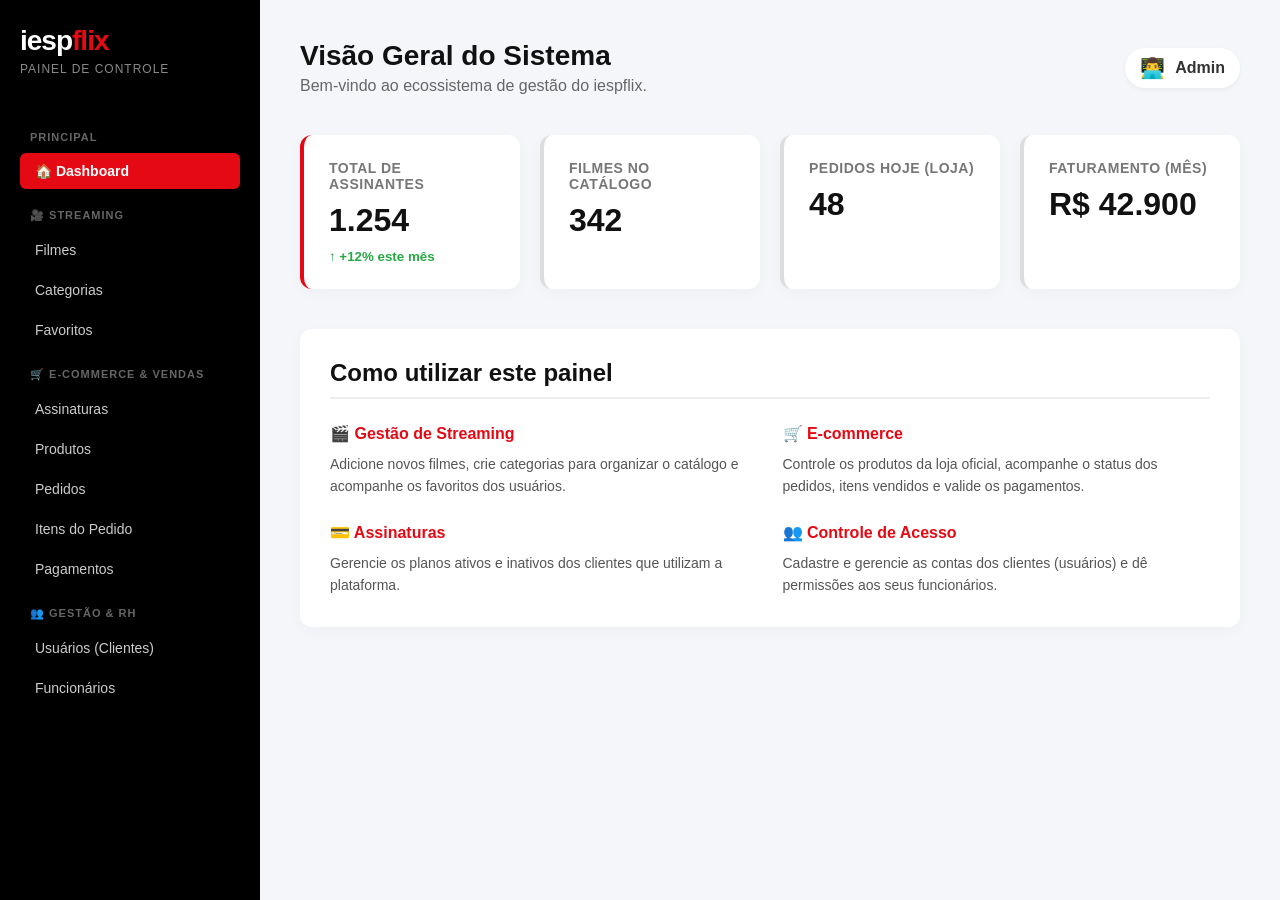
<file: src/main/resources/static/index.html>
<!DOCTYPE html>
<html lang="pt-BR">
<head>
    <meta charset="UTF-8">
    <meta name="viewport" content="width=device-width, initial-scale=1.0">
    <title>Painel Administrativo - iespflix</title>
    <link rel="stylesheet" href="css/style.css">
</head>
<body>

<div class="dashboard-container">

    <aside class="sidebar">
        <div class="logo">
            <h2>iesp<span>flix</span></h2>
            <small>Painel de Controle</small>
        </div>

        <nav class="menu">
            <p class="menu-titulo">Principal</p>
            <ul>
                <li><a href="index.html" class="active">🏠 Dashboard</a></li>
            </ul>

            <p class="menu-titulo">🎥 Streaming</p>
            <ul>
                <li><a href="filmes.html">Filmes</a></li>
                <li><a href="categorias.html">Categorias</a></li>
                <li><a href="favoritos.html">Favoritos</a></li>
            </ul>

            <p class="menu-titulo">🛒 E-commerce & Vendas</p>
            <ul>
                <li><a href="assinaturas.html">Assinaturas</a></li>
                <li><a href="produtos.html">Produtos</a></li>
                <li><a href="pedidos.html">Pedidos</a></li>
                <li><a href="item-pedido.html">Itens do Pedido</a></li>
                <li><a href="pagamentos.html">Pagamentos</a></li>
            </ul>

            <p class="menu-titulo">👥 Gestão & RH</p>
            <ul>
                <li><a href="usuarios.html">Usuários (Clientes)</a></li>
                <li><a href="funcionarios.html">Funcionários</a></li>
            </ul>
        </nav>
    </aside>

    <main class="conteudo-principal">

        <header class="topo-painel">
            <div>
                <h1>Visão Geral do Sistema</h1>
                <p class="subtitulo">Bem-vindo ao ecossistema de gestão do iespflix.</p>
            </div>
            <div class="perfil-admin">
                <span class="avatar">👨‍💻</span>
                <span>Admin</span>
            </div>
        </header>

        <section class="cards-resumo">
            <div class="card destaque">
                <h3>Total de Assinantes</h3>
                <p class="numero">1.254</p>
                <small>↑ +12% este mês</small>
            </div>
            <div class="card">
                <h3>Filmes no Catálogo</h3>
                <p class="numero">342</p>
            </div>
            <div class="card">
                <h3>Pedidos Hoje (Loja)</h3>
                <p class="numero">48</p>
            </div>
            <div class="card">
                <h3>Faturamento (Mês)</h3>
                <p class="numero">R$ 42.900</p>
            </div>
        </section>

        <section class="painel-instrucoes">
            <h2>Como utilizar este painel</h2>
            <div class="instrucoes-grid">
                <div class="instrucao-item">
                    <h4>🎬 Gestão de Streaming</h4>
                    <p>Adicione novos filmes, crie categorias para organizar o catálogo e acompanhe os favoritos dos usuários.</p>
                </div>
                <div class="instrucao-item">
                    <h4>🛒 E-commerce</h4>
                    <p>Controle os produtos da loja oficial, acompanhe o status dos pedidos, itens vendidos e valide os pagamentos.</p>
                </div>
                <div class="instrucao-item">
                    <h4>💳 Assinaturas</h4>
                    <p>Gerencie os planos ativos e inativos dos clientes que utilizam a plataforma.</p>
                </div>
                <div class="instrucao-item">
                    <h4>👥 Controle de Acesso</h4>
                    <p>Cadastre e gerencie as contas dos clientes (usuários) e dê permissões aos seus funcionários.</p>
                </div>
            </div>
        </section>

    </main>
</div>

</body>
</html>
</file>
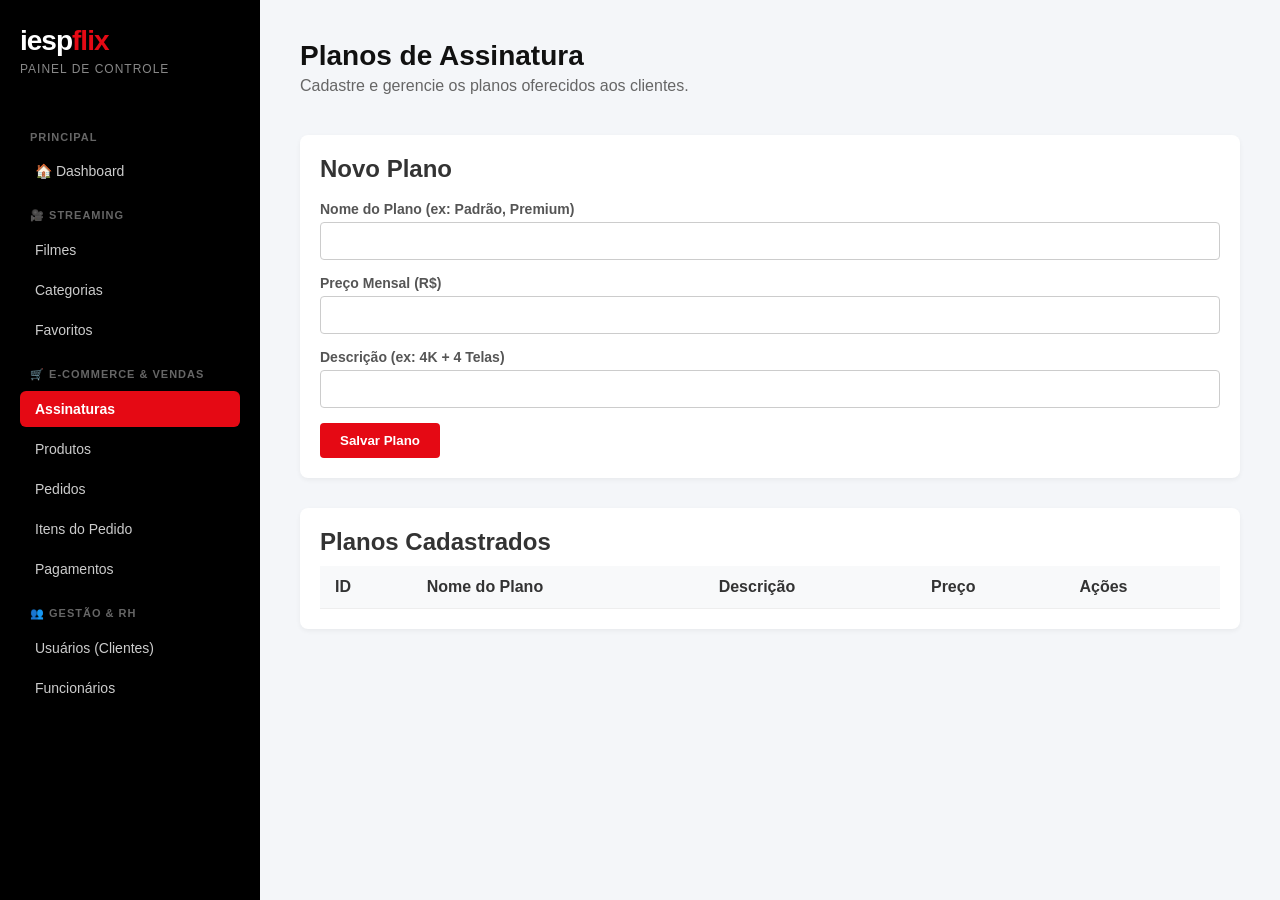
<file: src/main/resources/static/assinaturas.html>
<!DOCTYPE html>
<html lang="pt-BR">
<head>
    <meta charset="UTF-8">
    <meta name="viewport" content="width=device-width, initial-scale=1.0">
    <title>Gerenciar Assinaturas - iespflix</title>
    <link rel="stylesheet" href="css/style.css">
    <style>
        /* Estilos específicos para formulários e tabelas */
        .card-form { background: #fff; padding: 20px; border-radius: 8px; margin-bottom: 30px; box-shadow: 0 2px 5px rgba(0,0,0,0.05); }
        .form-group { margin-bottom: 15px; }
        .form-group label { display: block; margin-bottom: 5px; font-weight: 600; font-size: 14px; color: #555; }
        .form-group input { width: 100%; padding: 10px; border: 1px solid #ccc; border-radius: 4px; font-size: 14px; }
        .btn-salvar { background: #E50914; color: #fff; border: none; padding: 10px 20px; border-radius: 4px; cursor: pointer; font-weight: bold; }
        .btn-salvar:hover { background: #b20710; }

        .tabela-container { background: #fff; padding: 20px; border-radius: 8px; box-shadow: 0 2px 5px rgba(0,0,0,0.05); overflow-x: auto; }
        table { width: 100%; border-collapse: collapse; margin-top: 10px; }
        th, td { padding: 12px 15px; text-align: left; border-bottom: 1px solid #eee; }
        th { background-color: #f8f9fa; color: #333; font-weight: 600; }
        .btn-excluir { background: #dc3545; color: #fff; border: none; padding: 6px 12px; border-radius: 4px; cursor: pointer; font-size: 12px; }
        .btn-excluir:hover { background: #c82333; }
    </style>
</head>
<body>

<div class="dashboard-container">

    <aside class="sidebar">
        <div class="logo">
            <h2>iesp<span>flix</span></h2>
            <small>Painel de Controle</small>
        </div>

        <nav class="menu">
            <p class="menu-titulo">Principal</p>
            <ul>
                <li><a href="index.html">🏠 Dashboard</a></li>
            </ul>

            <p class="menu-titulo">🎥 Streaming</p>
            <ul>
                <li><a href="filmes.html">Filmes</a></li>
                <li><a href="categorias.html">Categorias</a></li>
                <li><a href="favoritos.html">Favoritos</a></li>
            </ul>

            <p class="menu-titulo">🛒 E-commerce & Vendas</p>
            <ul>
                <li><a href="assinaturas.html" class="active">Assinaturas</a></li>
                <li><a href="produtos.html">Produtos</a></li>
                <li><a href="pedidos.html">Pedidos</a></li>
                <li><a href="item-pedido.html">Itens do Pedido</a></li>
                <li><a href="pagamentos.html">Pagamentos</a></li>
            </ul>

            <p class="menu-titulo">👥 Gestão & RH</p>
            <ul>
                <li><a href="usuarios.html">Usuários (Clientes)</a></li>
                <li><a href="funcionarios.html">Funcionários</a></li>
            </ul>
        </nav>
    </aside>

    <main class="conteudo-principal">

        <header class="topo-painel">
            <div>
                <h1>Planos de Assinatura</h1>
                <p class="subtitulo">Cadastre e gerencie os planos oferecidos aos clientes.</p>
            </div>
        </header>

        <section class="card-form">
            <h2>Novo Plano</h2>
            <br>
            <form id="form-assinatura">
                <div class="form-group">
                    <label for="nome">Nome do Plano (ex: Padrão, Premium)</label>
                    <input type="text" id="nome" required>
                </div>

                <div class="form-group">
                    <label for="preco">Preço Mensal (R$)</label>
                    <input type="number" id="preco" step="0.01" required>
                </div>

                <div class="form-group">
                    <label for="descricao">Descrição (ex: 4K + 4 Telas)</label>
                    <input type="text" id="descricao" required>
                </div>

                <button type="submit" class="btn-salvar">Salvar Plano</button>
            </form>
        </section>

        <section class="tabela-container">
            <h2>Planos Cadastrados</h2>
            <table>
                <thead>
                <tr>
                    <th>ID</th>
                    <th>Nome do Plano</th>
                    <th>Descrição</th>
                    <th>Preço</th>
                    <th>Ações</th>
                </tr>
                </thead>
                <tbody id="tabela-assinaturas">
                </tbody>
            </table>
        </section>

    </main>
</div>

<script src="js/assinaturas.js"></script>
</body>
</html>
</file>
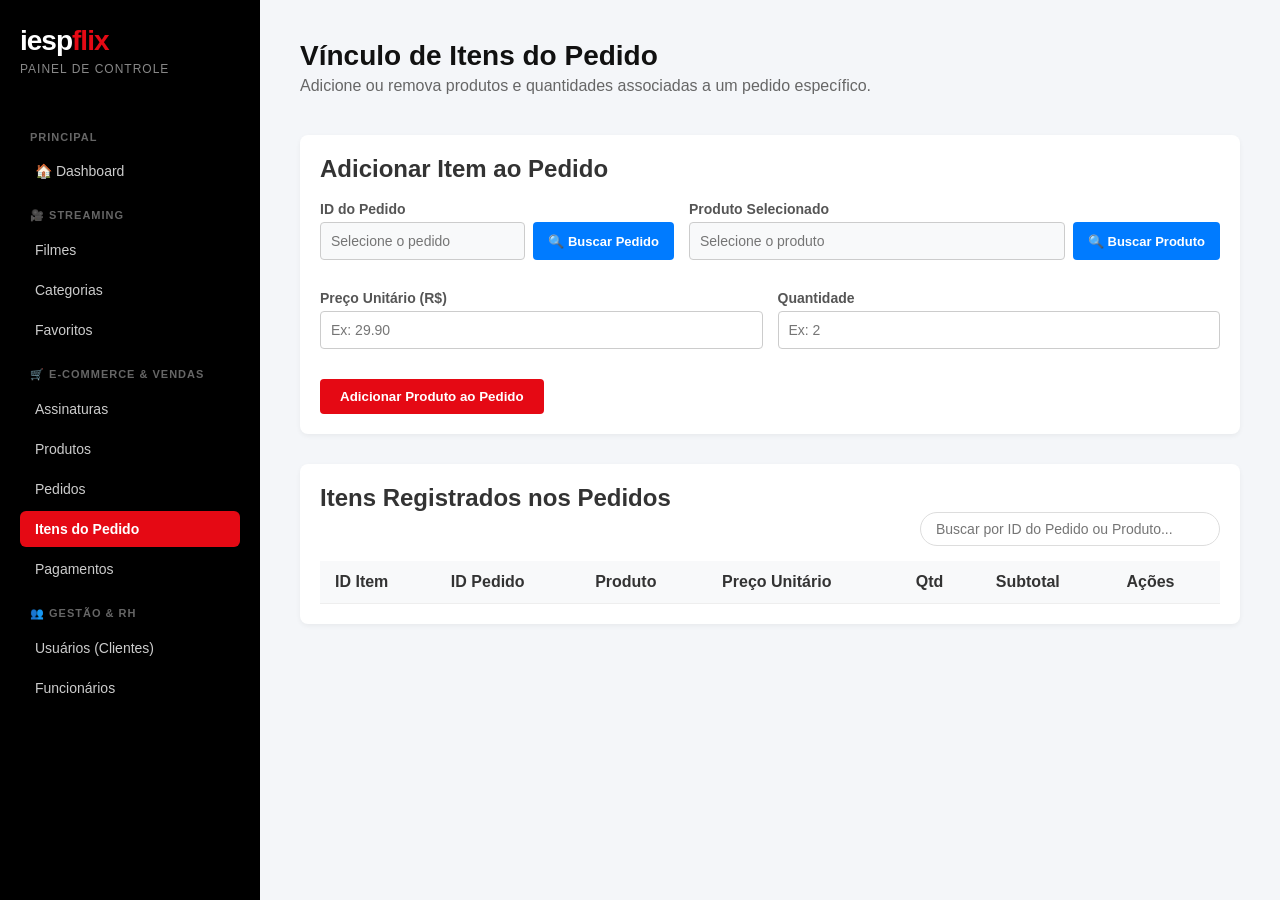
<file: src/main/resources/static/item-pedido.html>
<!DOCTYPE html>
<html lang="pt-BR">
<head>
    <meta charset="UTF-8">
    <meta name="viewport" content="width=device-width, initial-scale=1.0">
    <title>Itens do Pedido - iespflix</title>
    <link rel="stylesheet" href="css/style.css">
    <style>
        /* Estilos padronizados do painel */
        .card-form { background: #fff; padding: 20px; border-radius: 8px; margin-bottom: 30px; box-shadow: 0 2px 5px rgba(0,0,0,0.05); }
        .form-row { display: flex; gap: 15px; margin-bottom: 15px; flex-wrap: wrap; }
        .form-group { margin-bottom: 15px; flex: 1; min-width: 200px; }
        .form-group label { display: block; margin-bottom: 5px; font-weight: 600; font-size: 14px; color: #555; }
        .form-group input, .form-group select { width: 100%; padding: 10px; border: 1px solid #ccc; border-radius: 4px; font-size: 14px; font-family: inherit; box-sizing: border-box; }

        /* Inputs com botão de busca lateral */
        .input-group { display: flex; gap: 8px; }
        .btn-busca-lateral { background: #007bff; color: white; border: none; padding: 0 15px; border-radius: 4px; cursor: pointer; font-weight: bold; font-size: 13px; white-space: nowrap; }
        .btn-busca-lateral:hover { background: #0056b3; }

        .btn-salvar { background: #E50914; color: #fff; border: none; padding: 10px 20px; border-radius: 4px; cursor: pointer; font-weight: bold; }
        .btn-salvar:hover { background: #b20710; }

        .tabela-container { background: #fff; padding: 20px; border-radius: 8px; box-shadow: 0 2px 5px rgba(0,0,0,0.05); overflow-x: auto; }
        table { width: 100%; border-collapse: collapse; margin-top: 10px; }
        th, td { padding: 12px 15px; text-align: left; border-bottom: 1px solid #eee; }
        th { background-color: #f8f9fa; color: #333; font-weight: 600; }
        .tabela-container td { white-space: nowrap; vertical-align: middle; }

        .btn-excluir { background: #dc3545; color: #fff; border: none; padding: 6px 12px; border-radius: 4px; cursor: pointer; font-size: 12px; font-weight: bold; }
        .btn-excluir:hover { background: #c82333; }
        .btn-selecionar { background: #28a745; color: #fff; border: none; padding: 6px 12px; border-radius: 4px; cursor: pointer; font-size: 12px; font-weight: bold; }
        .btn-selecionar:hover { background: #218838; }

        .table-actions { display: flex; justify-content: flex-end; margin-bottom: 15px; }
        .search-container { position: relative; width: 300px; }
        .search-container input { width: 100%; padding: 8px 15px; border: 1px solid #ddd; border-radius: 20px; font-size: 14px; box-sizing: border-box; }

        /* Modais */
        .modal { display: none; position: fixed; top: 0; left: 0; width: 100%; height: 100%; background-color: rgba(0,0,0,0.5); justify-content: center; align-items: center; z-index: 1000; }
        .modal-content { background-color: white; padding: 30px; border-radius: 8px; width: 650px; box-shadow: 0 4px 15px rgba(0,0,0,0.2); position: relative; font-family: inherit; }
        .fechar-modal { position: absolute; top: 15px; right: 20px; font-size: 24px; cursor: pointer; color: #aaa; }
        .fechar-modal:hover { color: #000; }

        .scroll-table { max-height: 300px; overflow-y: auto; margin-top: 15px; border: 1px solid #eee; border-radius: 4px; }
    </style>
</head>
<body>

<div class="dashboard-container">

    <aside class="sidebar">
        <div class="logo">
            <h2>iesp<span>flix</span></h2>
            <small>Painel de Controle</small>
        </div>

        <nav class="menu">
            <p class="menu-titulo">Principal</p>
            <ul>
                <li><a href="index.html">🏠 Dashboard</a></li>
            </ul>

            <p class="menu-titulo">🎥 Streaming</p>
            <ul>
                <li><a href="filmes.html">Filmes</a></li>
                <li><a href="categorias.html">Categorias</a></li>
                <li><a href="favoritos.html">Favoritos</a></li>
            </ul>

            <p class="menu-titulo">🛒 E-commerce & Vendas</p>
            <ul>
                <li><a href="assinaturas.html">Assinaturas</a></li>
                <li><a href="produtos.html">Produtos</a></li>
                <li><a href="pedidos.html">Pedidos</a></li>
                <li><a href="item-pedido.html" class="active">Itens do Pedido</a></li>
                <li><a href="pagamentos.html">Pagamentos</a></li>
            </ul>

            <p class="menu-titulo">👥 Gestão & RH</p>
            <ul>
                <li><a href="usuarios.html">Usuários (Clientes)</a></li>
                <li><a href="funcionarios.html">Funcionários</a></li>
            </ul>
        </nav>
    </aside>

    <main class="conteudo-principal">
        <header class="topo-painel">
            <div>
                <h1>Vínculo de Itens do Pedido</h1>
                <p class="subtitulo">Adicione ou remova produtos e quantidades associadas a um pedido específico.</p>
            </div>
        </header>

        <section class="card-form">
            <h2>Adicionar Item ao Pedido</h2>
            <br>
            <form id="form-item-pedido">
                <div class="form-row">
                    <div class="form-group">
                        <label for="pedidoId">ID do Pedido</label>
                        <div class="input-group">
                            <input type="number" id="pedidoId" required placeholder="Selecione o pedido" readonly style="background-color: #f8f9fa;">
                            <button type="button" id="btn-buscar-pedido" class="btn-busca-lateral">🔍 Buscar Pedido</button>
                        </div>
                    </div>

                    <div class="form-group" style="flex: 1.5;">
                        <label for="produtoNome">Produto Selecionado</label>
                        <div class="input-group">
                            <input type="hidden" id="produtoId">
                            <input type="text" id="produtoNome" required placeholder="Selecione o produto" readonly style="background-color: #f8f9fa;">
                            <button type="button" id="btn-buscar-produto" class="btn-busca-lateral">🔍 Buscar Produto</button>
                        </div>
                    </div>
                </div>

                <div class="form-row">
                    <div class="form-group">
                        <label for="precoUnitario">Preço Unitário (R$)</label>
                        <input type="number" id="precoUnitario" step="0.01" required placeholder="Ex: 29.90">
                    </div>

                    <div class="form-group">
                        <label for="quantidade">Quantidade</label>
                        <input type="number" id="quantidade" min="1" required placeholder="Ex: 2">
                    </div>
                </div>

                <button type="submit" class="btn-salvar">Adicionar Produto ao Pedido</button>
            </form>
        </section>

        <section class="tabela-container">
            <h2>Itens Registrados nos Pedidos</h2>
            <div class="table-actions">
                <div class="search-container">
                    <input type="text" id="pesquisa-item" placeholder="Buscar por ID do Pedido ou Produto...">
                </div>
            </div>

            <table>
                <thead>
                <tr>
                    <th>ID Item</th>
                    <th>ID Pedido</th>
                    <th>Produto</th>
                    <th>Preço Unitário</th>
                    <th>Qtd</th>
                    <th>Subtotal</th>
                    <th>Ações</th>
                </tr>
                </thead>
                <tbody id="tabela-itens-pedido">
                </tbody>
            </table>
        </section>
    </main>
</div>

<div class="modal" id="modal-buscar-pedido">
    <div class="modal-content">
        <span class="fechar-modal" id="fechar-modal-pedido">&times;</span>
        <h3 style="margin-top: 0; margin-bottom: 10px; color: #222;">Selecione um Pedido</h3>
        <div class="search-container" style="width: 100%; margin-bottom: 10px;">
            <input type="text" id="pesquisa-pedido-modal" placeholder="Filtre por ID do pedido ou status...">
        </div>
        <div class="scroll-table">
            <table>
                <thead>
                <tr>
                    <th>ID Pedido</th>
                    <th>Cliente</th>
                    <th>Status</th>
                    <th style="text-align: right;">Ação</th>
                </tr>
                </thead>
                <tbody id="tabela-pedidos-modal">
                </tbody>
            </table>
        </div>
    </div>
</div>

<div class="modal" id="modal-buscar-produto">
    <div class="modal-content">
        <span class="fechar-modal" id="fechar-modal-produto">&times;</span>
        <h3 style="margin-top: 0; margin-bottom: 10px; color: #222;">Selecione um Produto</h3>
        <div class="search-container" style="width: 100%; margin-bottom: 10px;">
            <input type="text" id="pesquisa-produto-modal" placeholder="Busque pelo nome do produto...">
        </div>
        <div class="scroll-table">
            <table>
                <thead>
                <tr>
                    <th>ID</th>
                    <th>Nome do Produto</th>
                    <th>Preço Sugerido</th>
                    <th style="text-align: right;">Ação</th>
                </tr>
                </thead>
                <tbody id="tabela-produtos-modal">
                </tbody>
            </table>
        </div>
    </div>
</div>

<script src="js/item-pedido.js"></script>
</body>
</html>
</file>
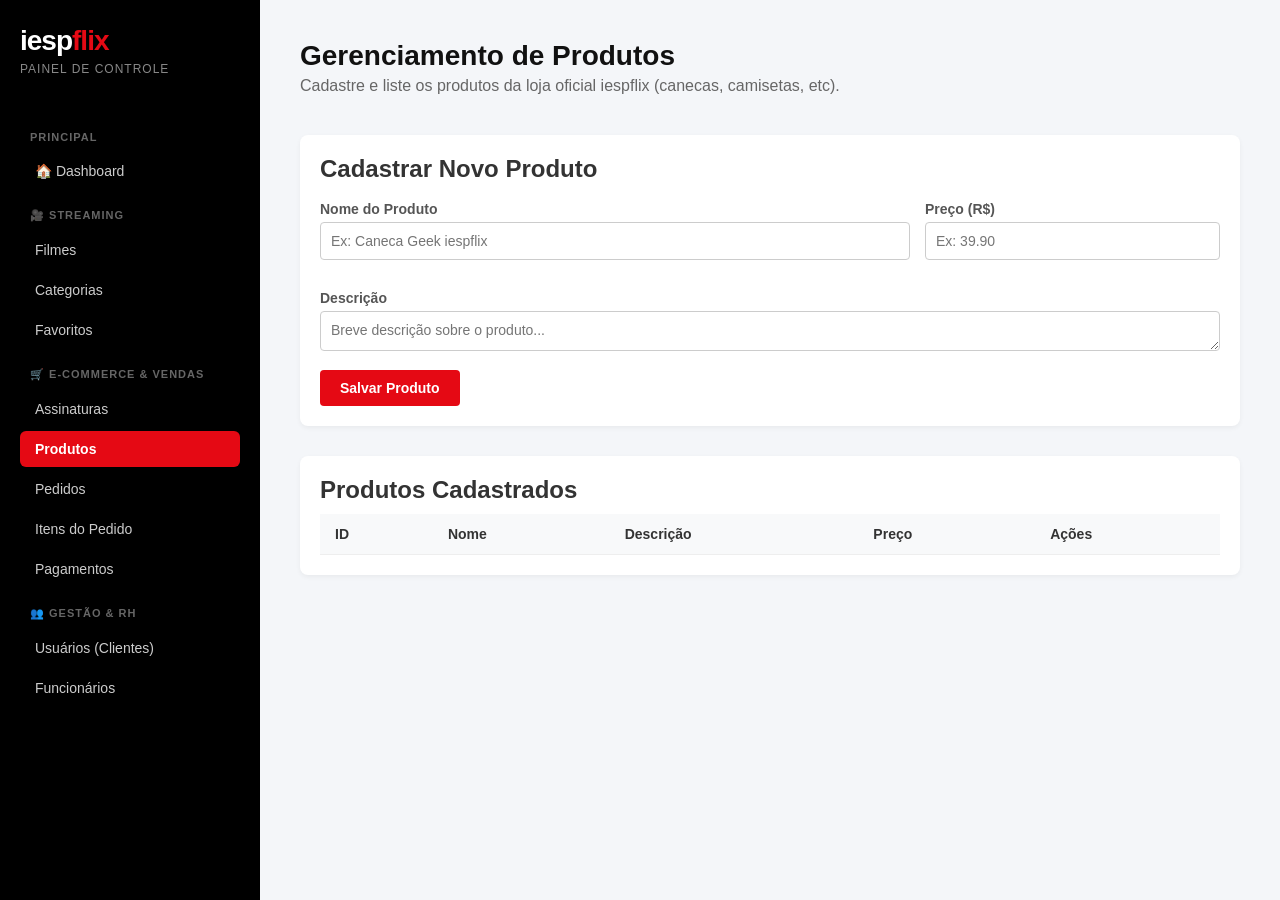
<file: src/main/resources/static/produtos.html>
<!DOCTYPE html>
<html lang="pt-BR">
<head>
    <meta charset="UTF-8">
    <meta name="viewport" content="width=device-width, initial-scale=1.0">
    <title>Gerenciar Produtos - iespflix</title>
    <link rel="stylesheet" href="css/style.css">
    <style>
        /* Estilos específicos para o formulário e tabela de produtos */
        .card-form { background: #fff; padding: 20px; border-radius: 8px; margin-bottom: 30px; box-shadow: 0 2px 5px rgba(0,0,0,0.05); }
        .form-row { display: flex; gap: 15px; margin-bottom: 15px; }
        .form-group { margin-bottom: 15px; flex: 1; }
        .form-group label { display: block; margin-bottom: 5px; font-weight: 600; font-size: 14px; color: #555; }
        .form-group input, .form-group textarea { width: 100%; padding: 10px; border: 1px solid #ccc; border-radius: 4px; font-size: 14px; font-family: inherit; box-sizing: border-box; }
        .form-group textarea { resize: vertical; height: 40px; }

        .btn-salvar { background: #E50914; color: #fff; border: none; padding: 10px 20px; border-radius: 4px; cursor: pointer; font-weight: bold; font-size: 14px; }
        .btn-salvar:hover { background: #b20710; }

        .tabela-container { background: #fff; padding: 20px; border-radius: 8px; box-shadow: 0 2px 5px rgba(0,0,0,0.05); overflow-x: auto; }
        table { width: 100%; border-collapse: collapse; margin-top: 10px; }
        th, td { padding: 12px 15px; text-align: left; border-bottom: 1px solid #eee; font-size: 14px; }
        th { background-color: #f8f9fa; color: #333; font-weight: 600; }

        .btn-excluir { background: #dc3545; color: #fff; border: none; padding: 6px 12px; border-radius: 4px; cursor: pointer; font-size: 12px; }
        .btn-excluir:hover { background: #c82333; }
        .preco-tag { color: #28a745; font-weight: bold; }
    </style>
</head>
<body>

<div class="dashboard-container">

    <aside class="sidebar">
        <div class="logo">
            <h2>iesp<span>flix</span></h2>
            <small>Painel de Controle</small>
        </div>

        <nav class="menu">
            <p class="menu-titulo">Principal</p>
            <ul>
                <li><a href="index.html">🏠 Dashboard</a></li>
            </ul>

            <p class="menu-titulo">🎥 Streaming</p>
            <ul>
                <li><a href="filmes.html">Filmes</a></li>
                <li><a href="categorias.html">Categorias</a></li>
                <li><a href="favoritos.html">Favoritos</a></li>
            </ul>

            <p class="menu-titulo">🛒 E-commerce & Vendas</p>
            <ul>
                <li><a href="assinaturas.html">Assinaturas</a></li>
                <li><a href="produtos.html" class="active">Produtos</a></li>
                <li><a href="pedidos.html">Pedidos</a></li>
                <li><a href="item-pedido.html">Itens do Pedido</a></li>
                <li><a href="pagamentos.html">Pagamentos</a></li>
            </ul>

            <p class="menu-titulo">👥 Gestão & RH</p>
            <ul>
                <li><a href="usuarios.html">Usuários (Clientes)</a></li>
                <li><a href="funcionarios.html">Funcionários</a></li>
            </ul>
        </nav>
    </aside>

    <main class="conteudo-principal">

        <header class="topo-painel">
            <div>
                <h1>Gerenciamento de Produtos</h1>
                <p class="subtitulo">Cadastre e liste os produtos da loja oficial iespflix (canecas, camisetas, etc).</p>
            </div>
        </header>

        <section class="card-form">
            <h2>Cadastrar Novo Produto</h2>
            <br>
            <form id="form-produto">
                <div class="form-row">
                    <div class="form-group" style="flex: 2;">
                        <label for="nome">Nome do Produto</label>
                        <input type="text" id="nome" required placeholder="Ex: Caneca Geek iespflix">
                    </div>
                    <div class="form-group" style="flex: 1;">
                        <label for="preco">Preço (R$)</label>
                        <input type="number" id="preco" step="0.01" min="0.01" required placeholder="Ex: 39.90">
                    </div>
                </div>

                <div class="form-group">
                    <label for="descricao">Descrição</label>
                    <textarea id="descricao" placeholder="Breve descrição sobre o produto..."></textarea>
                </div>

                <button type="submit" class="btn-salvar">Salvar Produto</button>
            </form>
        </section>

        <section class="tabela-container">
            <h2>Produtos Cadastrados</h2>
            <table>
                <thead>
                <tr>
                    <th>ID</th>
                    <th>Nome</th>
                    <th>Descrição</th>
                    <th>Preço</th>
                    <th>Ações</th>
                </tr>
                </thead>
                <tbody id="tabela-produtos">
                </tbody>
            </table>
        </section>

    </main>
</div>

<script src="js/produtos.js"></script>
</body>
</html>
</file>
<file: src/main/resources/static/css/style.css>
/* CONFIGURAÇÕES GLOBAIS */
* {
    margin: 0;
    padding: 0;
    box-sizing: border-box;
    font-family: 'Inter', 'Segoe UI', Tahoma, Geneva, Verdana, sans-serif;
}

body {
    background-color: #f8f9fa;
    color: #333;
}

/* LAYOUT PRINCIPAL */
.dashboard-container {
    display: flex;
    min-height: 100vh;
}

/* BARRA LATERAL (SIDEBAR) */
.sidebar {
    width: 260px;
    background-color: #000000;
    color: #ffffff;
    padding: 25px 20px;
    display: flex;
    flex-direction: column;
    box-shadow: 2px 0 10px rgba(0,0,0,0.1);
}

.logo h2 {
    font-size: 28px;
    font-weight: 800;
    color: #ffffff;
    letter-spacing: -1px;
}

.logo h2 span {
    color: #E50914; /* Vermelho Iespflix / Netflix */
}

.logo small {
    color: #888;
    font-size: 12px;
    text-transform: uppercase;
    letter-spacing: 1px;
    display: block;
    margin-top: 5px;
}

/* MENUS DA BARRA LATERAL */
.menu {
    margin-top: 35px;
    flex-grow: 1;
}

.menu-titulo {
    font-size: 11px;
    text-transform: uppercase;
    color: #666;
    margin: 20px 0 10px 10px;
    font-weight: 700;
    letter-spacing: 1px;
}

.menu ul {
    list-style: none;
}

.menu ul li a {
    display: block;
    color: #cccccc;
    text-decoration: none;
    padding: 10px 15px;
    border-radius: 6px;
    font-size: 14px;
    transition: all 0.2s ease-in-out;
    margin-bottom: 4px;
}

.menu ul li a:hover {
    background-color: rgba(229, 9, 20, 0.1);
    color: #E50914;
    padding-left: 20px; /* Efeito de deslizar ao passar o mouse */
}

.menu ul li a.active {
    background-color: #E50914;
    color: #ffffff;
    font-weight: bold;
}

/* ÁREA DE CONTEÚDO PRINCIPAL */
.conteudo-principal {
    flex: 1;
    padding: 40px;
    background-color: #f4f6f9;
    overflow-y: auto;
}

.topo-painel {
    display: flex;
    justify-content: space-between;
    align-items: center;
    margin-bottom: 40px;
}

.topo-painel h1 {
    font-size: 28px;
    color: #111;
}

.topo-painel .subtitulo {
    color: #666;
    margin-top: 5px;
}

.perfil-admin {
    display: flex;
    align-items: center;
    gap: 10px;
    background: #fff;
    padding: 8px 15px;
    border-radius: 30px;
    box-shadow: 0 2px 5px rgba(0,0,0,0.05);
    font-weight: 600;
}

.perfil-admin .avatar {
    font-size: 20px;
}

/* CARDS DE RESUMO DO DASHBOARD */
.cards-resumo {
    display: grid;
    grid-template-columns: repeat(auto-fit, minmax(220px, 1fr));
    gap: 20px;
    margin-bottom: 40px;
}

.card {
    background: #ffffff;
    padding: 25px;
    border-radius: 12px;
    box-shadow: 0 4px 15px rgba(0,0,0,0.03);
    border-left: 4px solid #ddd;
    transition: transform 0.2s;
}

.card:hover {
    transform: translateY(-5px);
}

.card.destaque {
    border-left-color: #E50914;
}

.card h3 {
    font-size: 14px;
    color: #777;
    text-transform: uppercase;
    letter-spacing: 0.5px;
}

.card .numero {
    font-size: 32px;
    font-weight: 800;
    color: #111;
    margin-top: 10px;
}

.card small {
    display: block;
    margin-top: 10px;
    color: #28a745;
    font-weight: 600;
}

/* GRID DE INSTRUÇÕES (TUTORIAL DA TELA INICIAL) */
.painel-instrucoes {
    background: #ffffff;
    padding: 30px;
    border-radius: 12px;
    box-shadow: 0 4px 15px rgba(0,0,0,0.03);
}

.painel-instrucoes h2 {
    margin-bottom: 25px;
    color: #111;
    border-bottom: 2px solid #eee;
    padding-bottom: 10px;
}

.instrucoes-grid {
    display: grid;
    grid-template-columns: repeat(auto-fit, minmax(300px, 1fr));
    gap: 25px;
}

.instrucao-item h4 {
    color: #E50914;
    font-size: 16px;
    margin-bottom: 10px;
}

.instrucao-item p {
    color: #555;
    line-height: 1.6;
    font-size: 14px;
}
</file>
